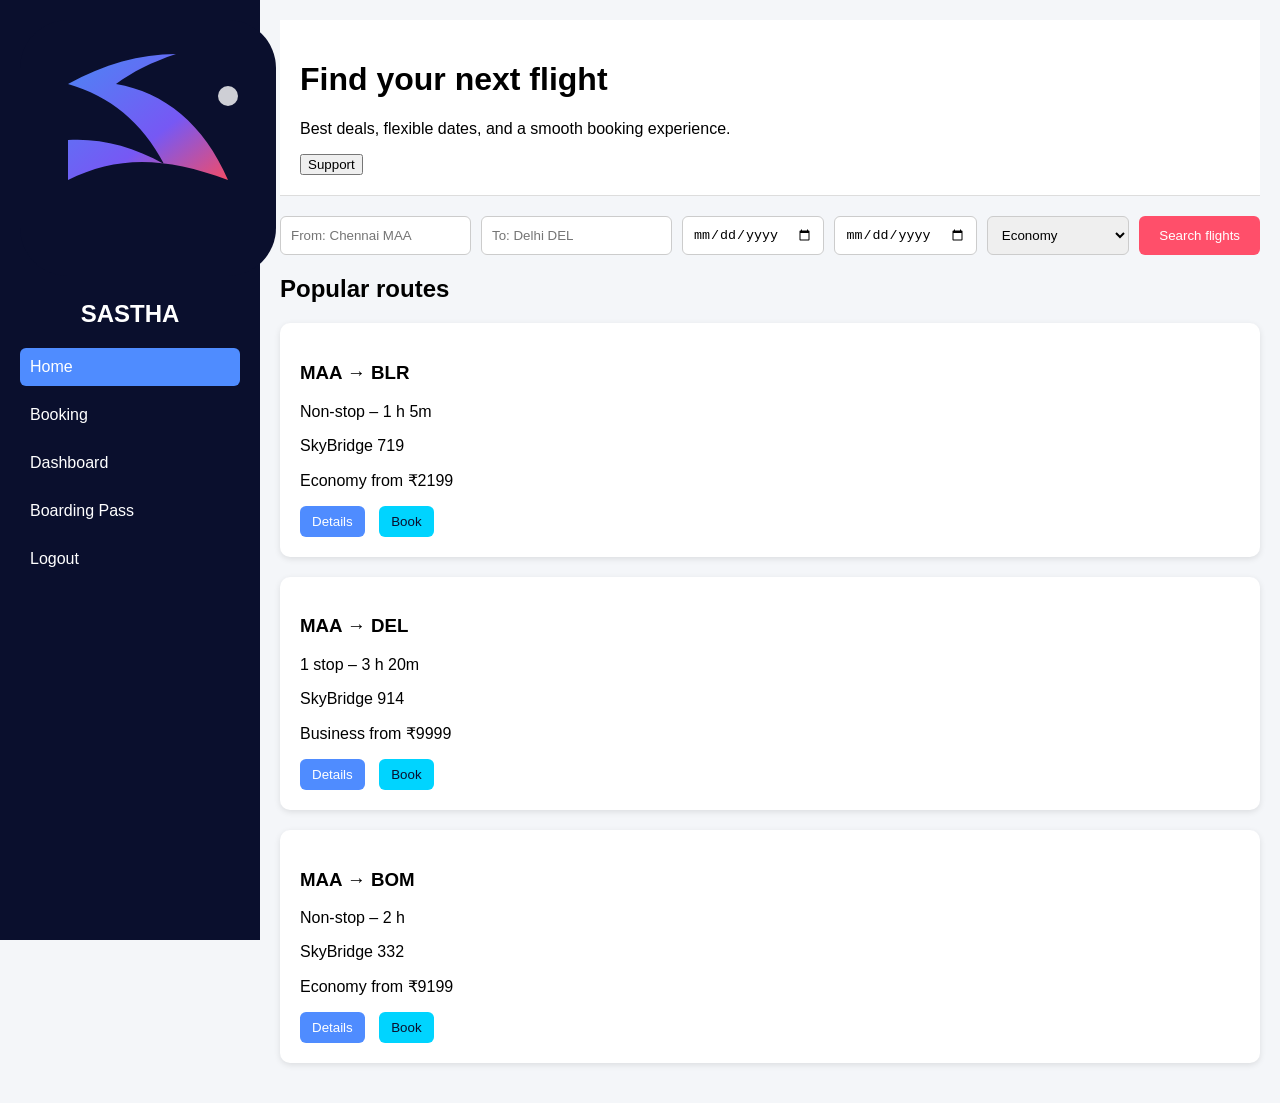
<file: flight-system/frontend/index.html>
<!DOCTYPE html>
<html lang="en">
<head>
  <meta charset="UTF-8">
  <title>SASTHA Airlines</title>
  <meta name="viewport" content="width=device-width, initial-scale=1.0">
  <link rel="stylesheet" href="style.css">
</head>
<body>

  <aside class="sidebar">
    <div class="logo">
      <img src="assets/logo.svg" alt="SASTHA Logo">
      <h2>SASTHA</h2>
    </div>
    <nav>
      <a href="index.html" class="active">Home</a>
      <a href="user.html">Booking</a>
      <a href="admin_dashboard.html">Dashboard</a>
      <a href="boarding_pass.html">Boarding Pass</a>
      <a href="#" onclick="logout()">Logout</a>
    </nav>
  </aside>

  <main class="main">
    <header class="topbar">
      <h1>Find your next flight</h1>
      <p>Best deals, flexible dates, and a smooth booking experience.</p>
      <button class="support">Support</button>
    </header>

    <section class="search">
      <input type="text" placeholder="From: Chennai MAA">
      <input type="text" placeholder="To: Delhi DEL">
      <input type="date">
      <input type="date">
      <select>
        <option>Economy</option>
        <option>Business</option>
        <option>First</option>
      </select>
      <button class="search-btn">Search flights</button>
    </section>

    <section class="popular-routes">
      <h2>Popular routes</h2>
      <div class="route-card">
        <h3>MAA → BLR</h3>
        <p>Non-stop – 1 h 5m</p>
        <p>SkyBridge 719</p>
        <p>Economy from ₹2199</p>
        <button>Details</button>
        <button>Book</button>
      </div>
      <div class="route-card">
        <h3>MAA → DEL</h3>
        <p>1 stop – 3 h 20m</p>
        <p>SkyBridge 914</p>
        <p>Business from ₹9999</p>
        <button>Details</button>
        <button>Book</button>
      </div>
      <div class="route-card">
        <h3>MAA → BOM</h3>
        <p>Non-stop – 2 h</p>
        <p>SkyBridge 332</p>
        <p>Economy from ₹9199</p>
        <button>Details</button>
        <button>Book</button>
      </div>
    </section>
  </main>

  <script src="script.js"></script>
</body>
</html>
</file>
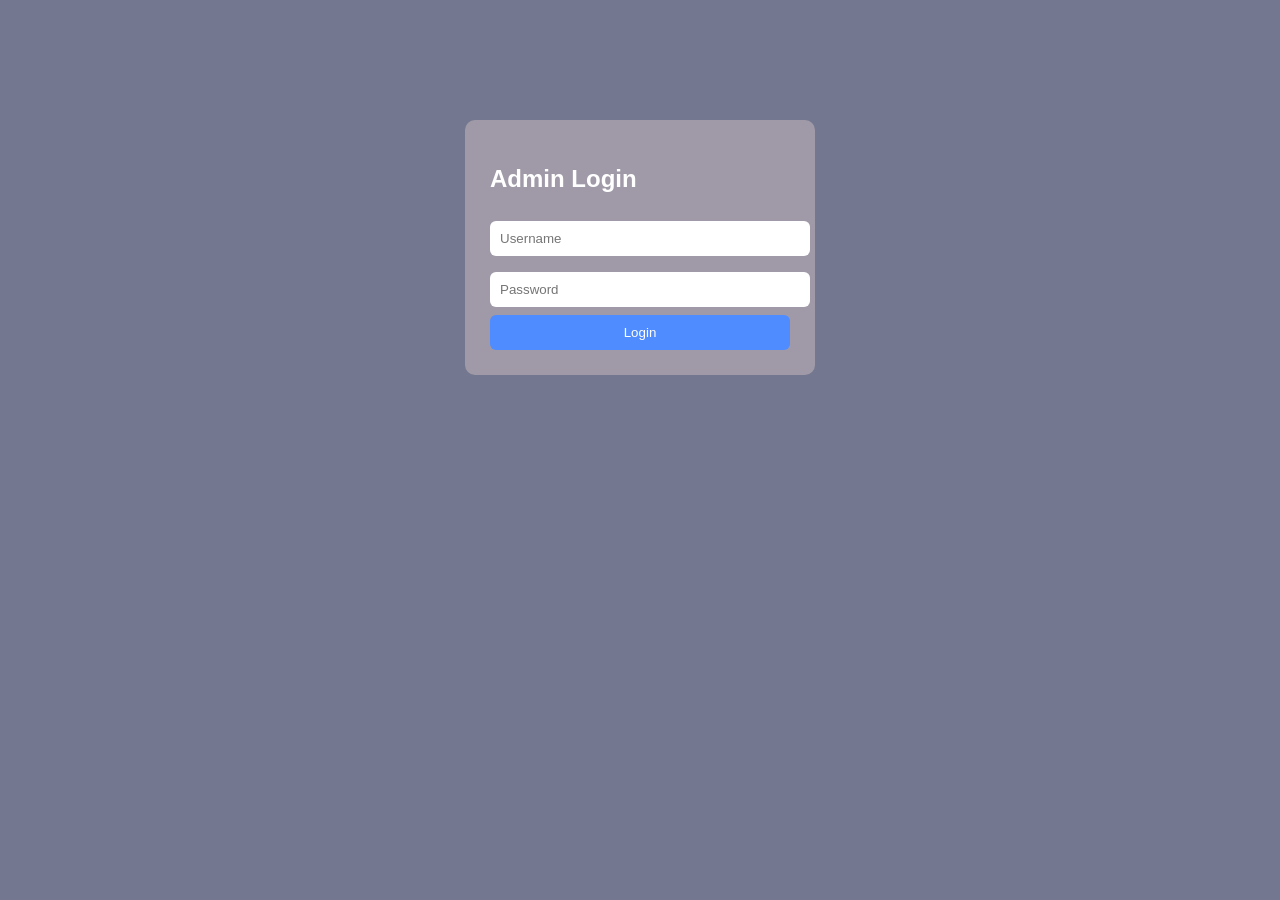
<file: flight-system/frontend/admin_login.html>
<!DOCTYPE html>
<html lang="en">
<head>
    <meta charset="UTF-8">
    <title>Admin Login</title>
    <meta name="viewport" content="width=device-width, initial-scale=1.0">
    <style>
        body {
            margin: 0;
            background-image: url("https://wallpaperbat.com/img/152445212-airplane-window-view-picture.jpg");
            background-size: cover;
            background-position: center;
            background-attachment: fixed;
            font-family: Arial, sans-serif;
        }
        .overlay {
            position: fixed;
            inset: 0;
            background: rgba(1, 9, 52, 0.55);
            backdrop-filter: blur(2px);
            z-index: -1;
        }
        .login-box {
            width: 300px;
            margin: 120px auto;
            background: rgba(222, 203, 203, 0.422);
            padding: 25px;
            border-radius: 10px;
            color: white;
        }
        input {
            width: 100%;
            padding: 10px;
            margin: 8px 0;
            border-radius: 6px;
            border: none;
        }
        button {
            width: 100%;
            padding: 10px;
            background: #4f8cff;
            border: none;
            border-radius: 6px;
            color: white;
            cursor: pointer;
        }
    </style>
</head>
<body>
<div class="overlay"></div>

<div class="login-box">
    <h2>Admin Login</h2>
    <input id="username" placeholder="Username">
    <input id="password" type="password" placeholder="Password">
    <button onclick="login()">Login</button>
    <div id="msg"></div>
</div>


<script>
async function login() {
    const username = document.getElementById("username").value.trim();
    const password = document.getElementById("password").value.trim();
    const msg = document.getElementById("msg");

    try {
        const res = await fetch("http://127.0.0.1:5000/api/admin/login", {
            method: "POST",
            headers: {"Content-Type": "application/json"},
            body: JSON.stringify({username, password})
        });

        const data = await res.json();

        if (data.success) {
            msg.textContent = "Login successful";
            localStorage.setItem("admin", "true");
            window.location.href = "admin_dashboard.html";
        } else {
            msg.textContent = data.message || "Invalid credentials";
        }
    } catch (err) {
        msg.textContent = "Error connecting to server";
        console.error(err);
    }
}
</script>

</body>
</html>
</file>
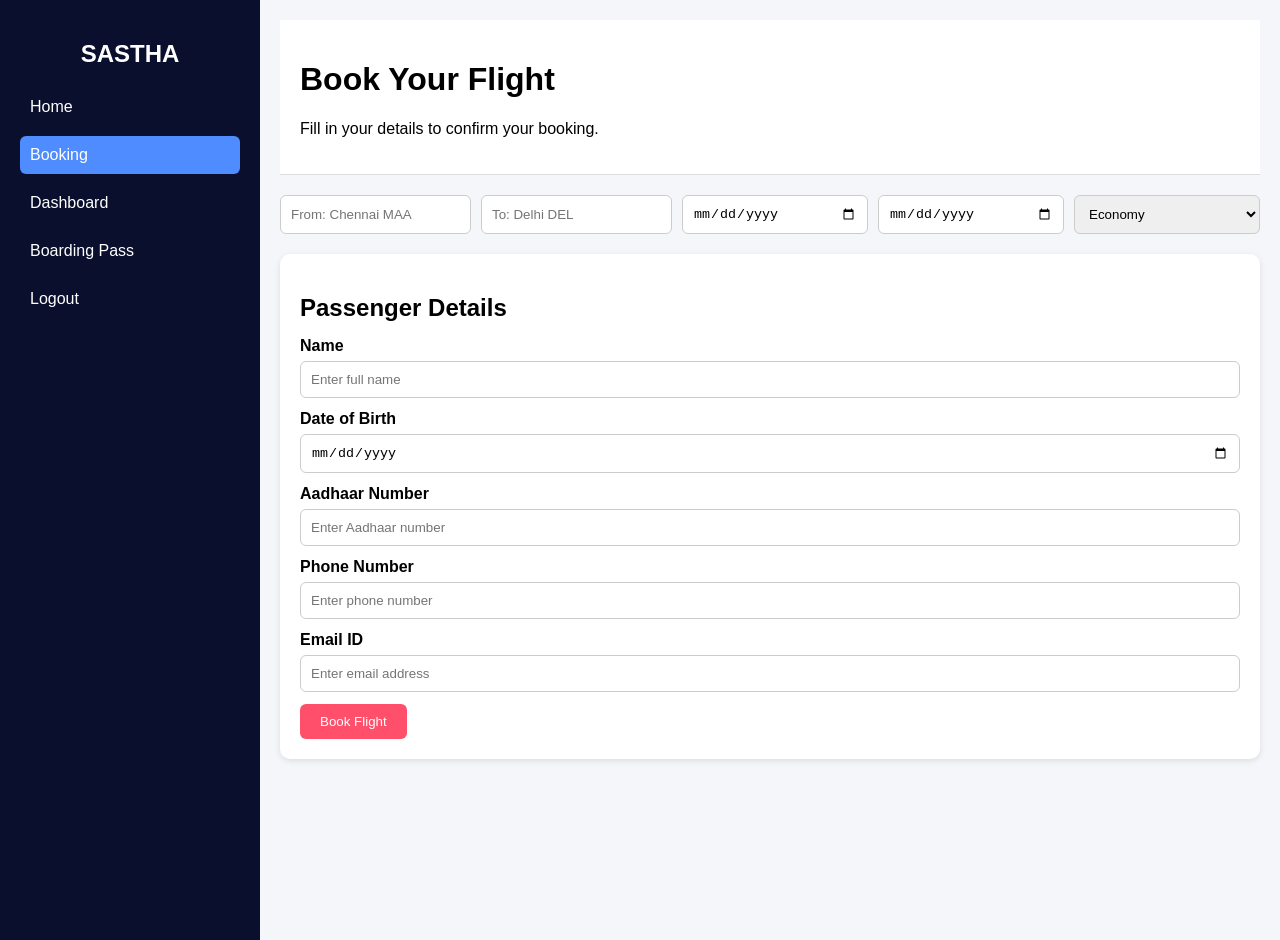
<file: flight-system/frontend/user.html>
<!DOCTYPE html>
<html lang="en">
<head>
  <meta charset="UTF-8">
  <title>SASTHA Airlines - Booking</title>
  <link rel="stylesheet" href="style.css">
</head>
<body>
  <!-- Sidebar -->
  <aside class="sidebar">
    <h2>SASTHA</h2>
    <nav>
      <a href="index.html">Home</a>
      <a href="user.html" class="active">Booking</a>
      <a href="admin_dashboard.html">Dashboard</a>
      <a href="boarding_pass.html">Boarding Pass</a>
      <a href="#" onclick="logout()">Logout</a>
    </nav>
  </aside>

  <!-- Main content -->
  <main class="main">
    <header class="topbar">
      <h1>Book Your Flight</h1>
      <p>Fill in your details to confirm your booking.</p>
    </header>

    <!-- Flight search -->
    <section class="search">
      <input type="text" id="fromCity" placeholder="From: Chennai MAA">
      <input type="text" id="toCity" placeholder="To: Delhi DEL">
      <input type="date" id="departDate">
      <input type="date" id="returnDate">
      <select id="travelClass">
        <option>Economy</option>
        <option>Business</option>
        <option>First</option>
      </select>
    </section>

    <!-- Passenger details -->
    <section class="booking-form">
      <h2>Passenger Details</h2>
      <div class="form-row">
        <label>Name</label>
        <input type="text" id="name" placeholder="Enter full name">
      </div>
      <div class="form-row">
        <label>Date of Birth</label>
        <input type="date" id="dob">
      </div>
      <div class="form-row">
        <label>Aadhaar Number</label>
        <input type="text" id="aadhaar" placeholder="Enter Aadhaar number">
      </div>
      <div class="form-row">
        <label>Phone Number</label>
        <input type="tel" id="phone" placeholder="Enter phone number">
      </div>
      <div class="form-row">
        <label>Email ID</label>
        <input type="email" id="email" placeholder="Enter email address">
      </div>
      <button class="search-btn" onclick="bookFlight()">Book Flight</button>
    </section>
  </main>

  <script src="script.js"></script>
</body>
</html>
</file>
<file: flight-system/frontend/style.css>
body {
  margin: 0;
  font-family: Arial, sans-serif;
  display: flex;
  background: #f4f6f9;
}

/* Sidebar */
.sidebar {
  width: 220px;
  background: #0a0f2d;
  color: white;
  padding: 20px;
  height: 100vh;
}
.sidebar h2 {
  text-align: center;
  margin-bottom: 20px;
}
.sidebar nav a {
  display: block;
  padding: 10px;
  color: white;
  text-decoration: none;
  margin-bottom: 10px;
  border-radius: 6px;
}
.sidebar nav a.active,
.sidebar nav a:hover {
  background: #4f8cff;
}

/* Main content */
.main {
  flex: 1;
  padding: 20px;
}
.topbar {
  background: #fff;
  padding: 20px;
  border-bottom: 1px solid #ddd;
}

/* Search form */
.search {
  display: flex;
  gap: 10px;
  margin: 20px 0;
}
.search input,
.search select {
  padding: 10px;
  border: 1px solid #ccc;
  border-radius: 6px;
  flex: 1;
}
.search-btn {
  background: #ff4f6a;
  color: white;
  border: none;
  padding: 10px 20px;
  border-radius: 6px;
  cursor: pointer;
}

/* Flight cards */
.popular-routes {
  margin-top: 20px;
}
.route-card {
  background: white;
  padding: 20px;
  border-radius: 10px;
  box-shadow: 0 2px 6px rgba(0,0,0,0.1);
  margin-bottom: 20px;
}
.route-card button {
  margin-right: 10px;
  padding: 8px 12px;
  border: none;
  border-radius: 6px;
  cursor: pointer;
}
.route-card button:first-of-type {
  background: #4f8cff;
  color: white;
}
.route-card button:last-of-type {
  background: #00d4ff;
  color: #0a0f2d;
}

/* Dashboard */
.dashboard canvas {
  max-width: 400px;
  margin: 20px 0;
}
.dashboard table {
  width: 100%;
  border-collapse: collapse;
}
.dashboard th, .dashboard td {
  border: 1px solid #ccc;
  padding: 8px;
  text-align: left;
}

/* Boarding pass */
.boarding {
  text-align: center;
  margin-top: 40px;
}
.boarding canvas {
  background: white;
  border-radius: 12px;
  margin-bottom: 12px;
}
.boarding button {
  background: #4f8cff;
  color: white;
  border: none;
  padding: 10px 20px;
  border-radius: 6px;
  cursor: pointer;
}
.booking-form {
  background: white;
  padding: 20px;
  border-radius: 10px;
  box-shadow: 0 2px 6px rgba(0,0,0,0.1);
  margin-top: 20px;
}
.booking-form h2 {
  margin-bottom: 15px;
}
.form-row {
  margin-bottom: 12px;
  display: flex;
  flex-direction: column;
}
.form-row label {
  font-weight: bold;
  margin-bottom: 6px;
}
.form-row input, .form-row select {
  padding: 10px;
  border: 1px solid #ccc;
  border-radius: 6px;
}
</file>
